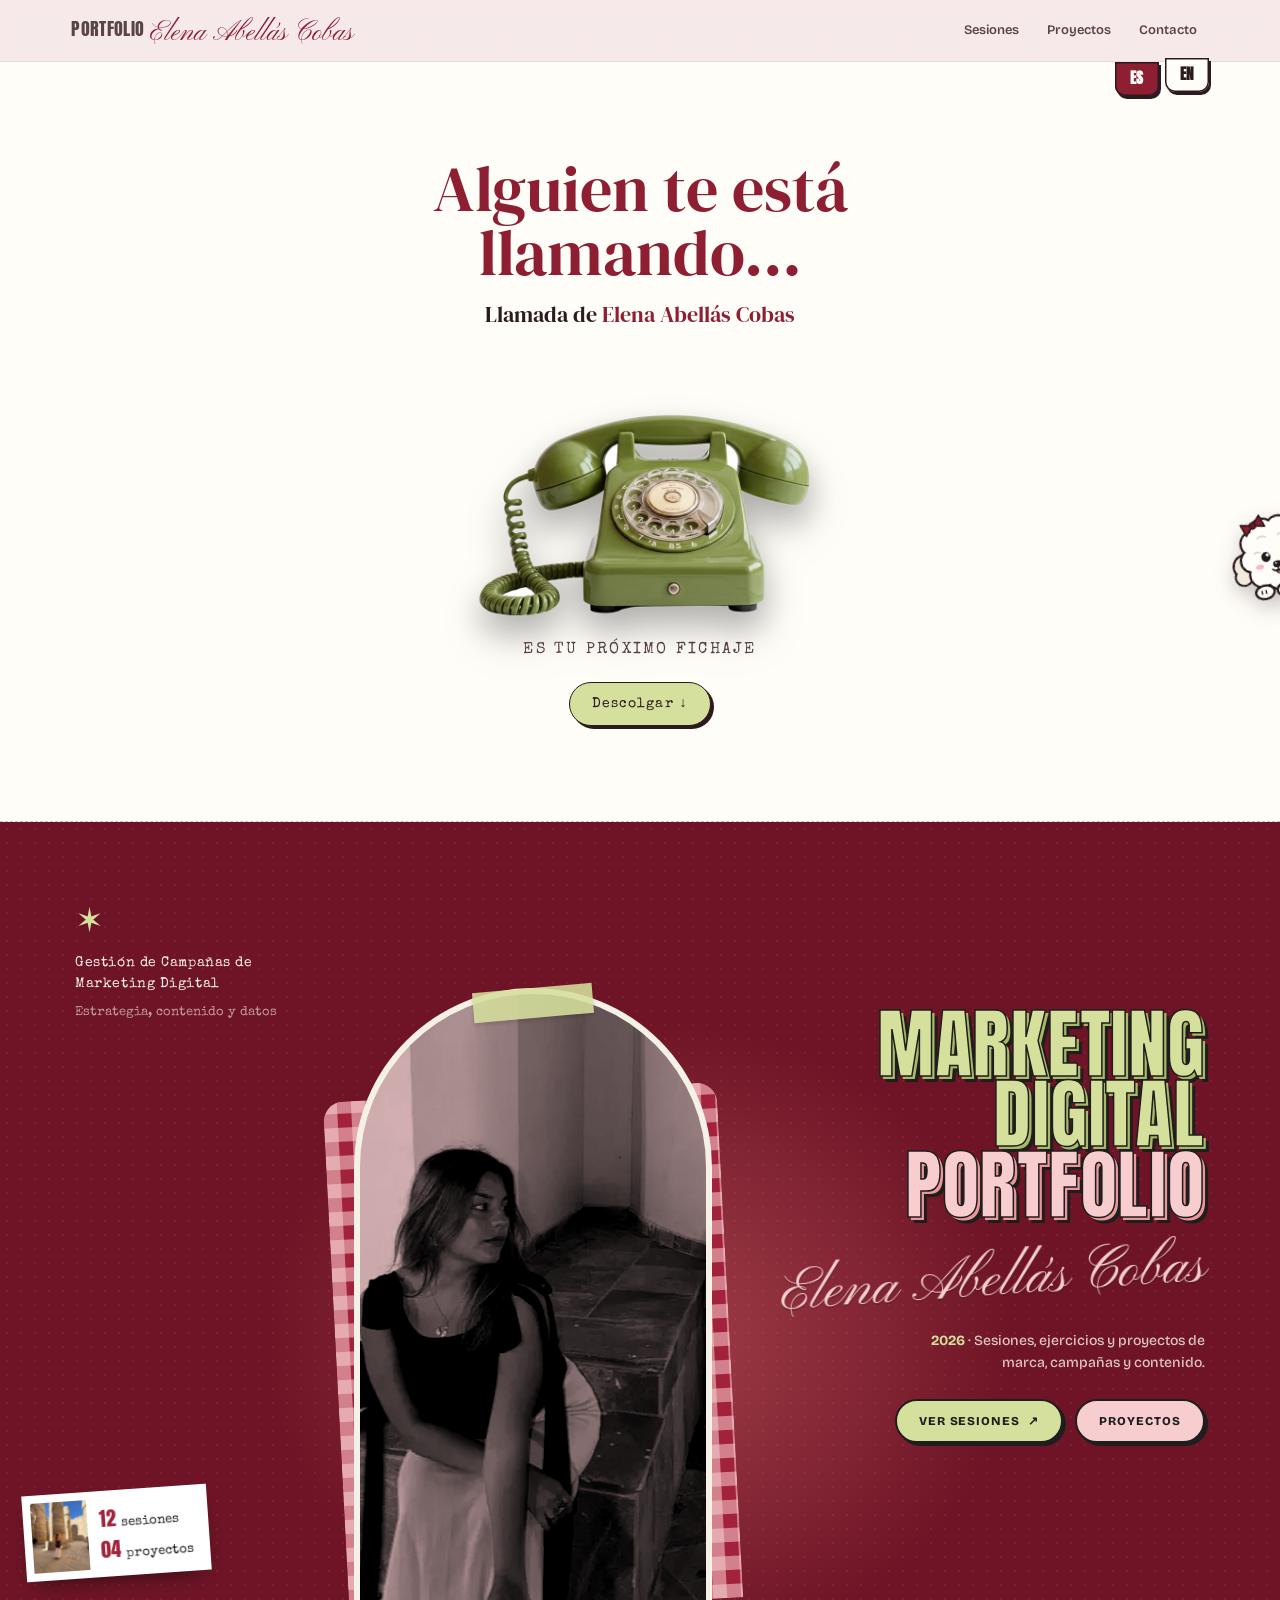
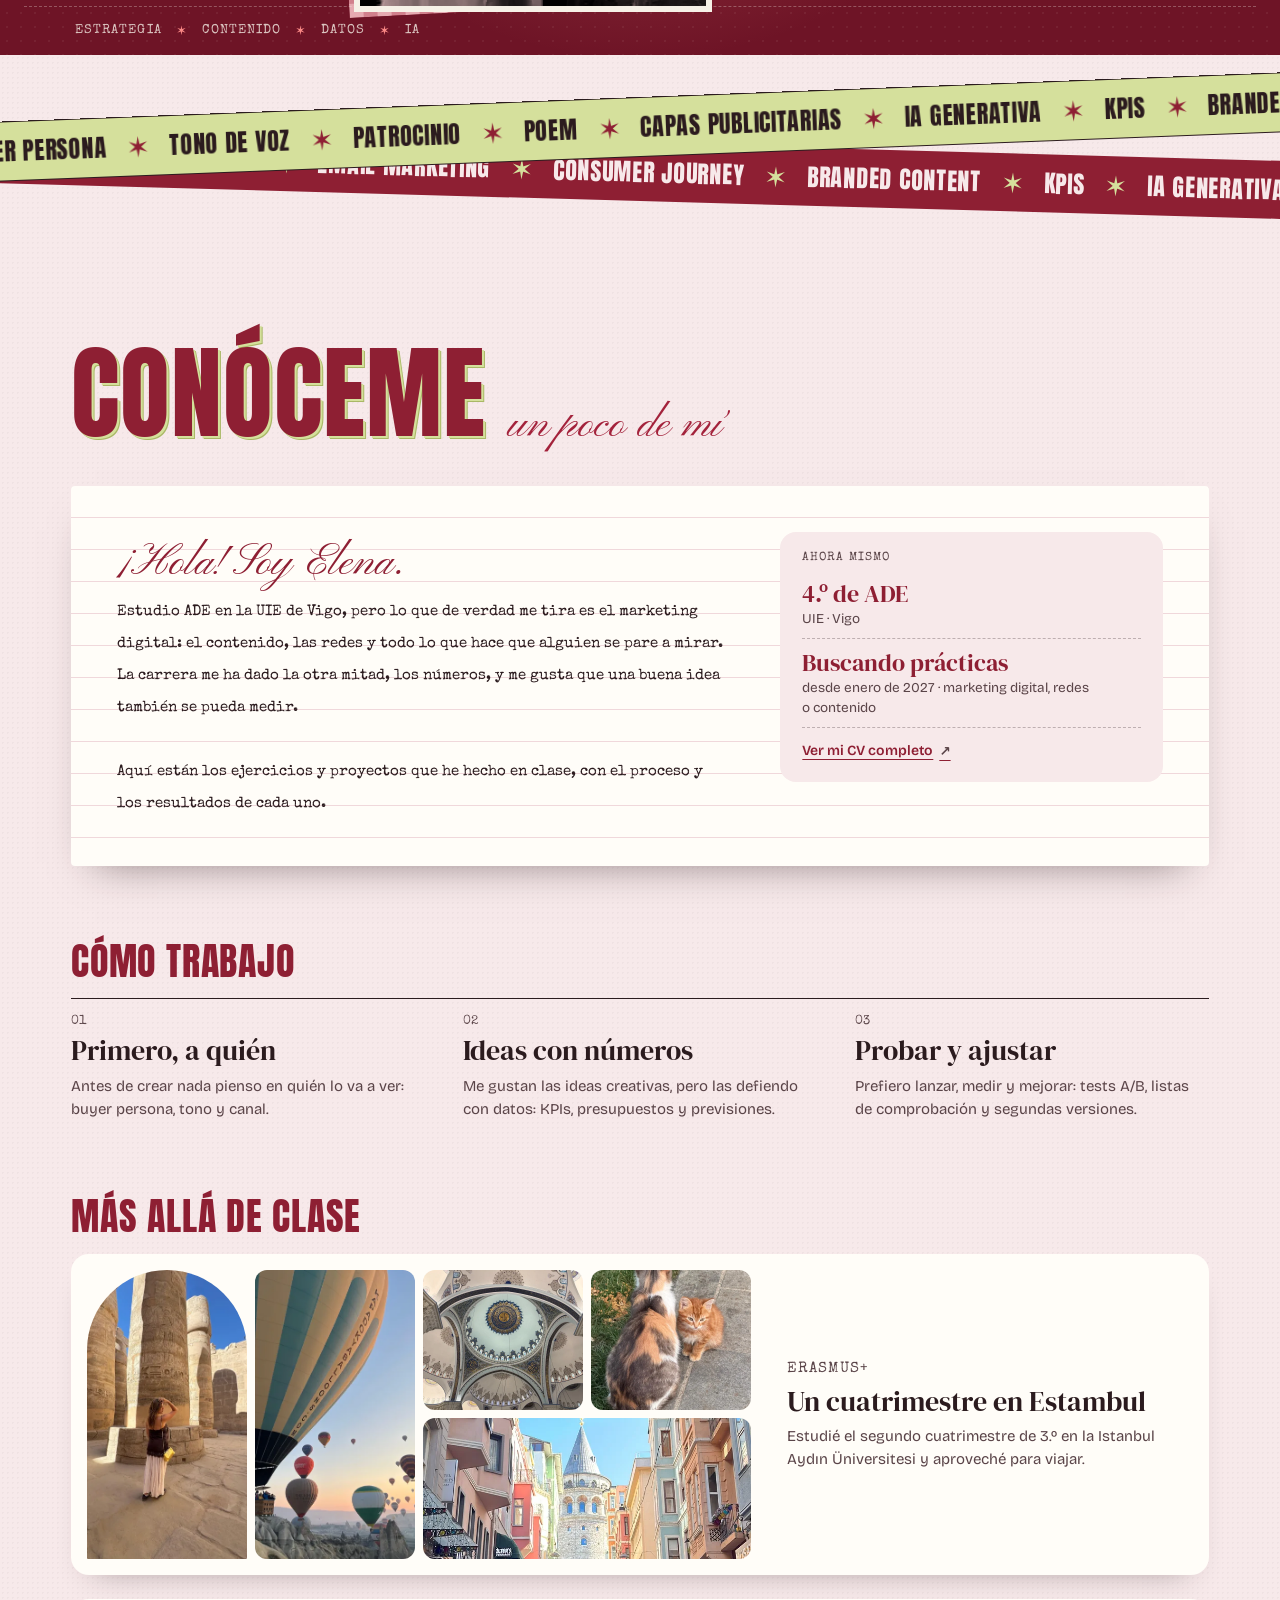
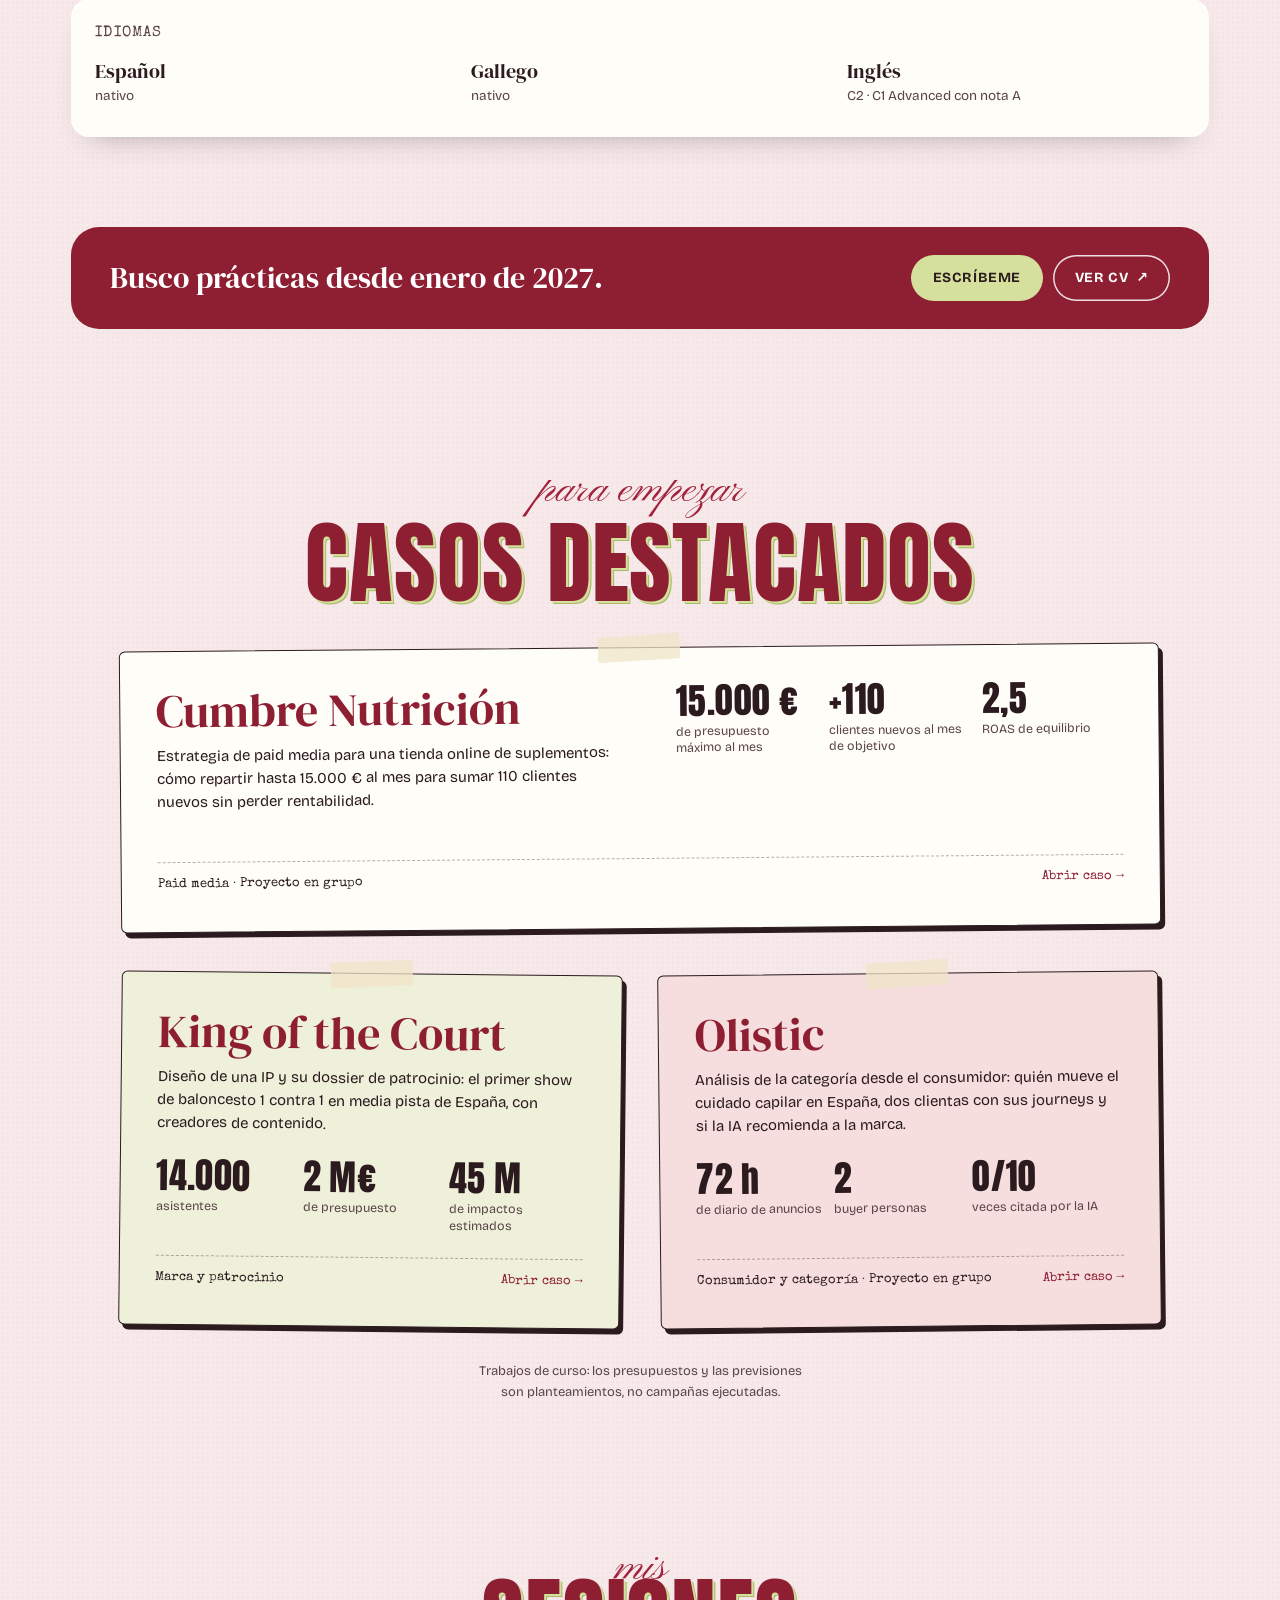
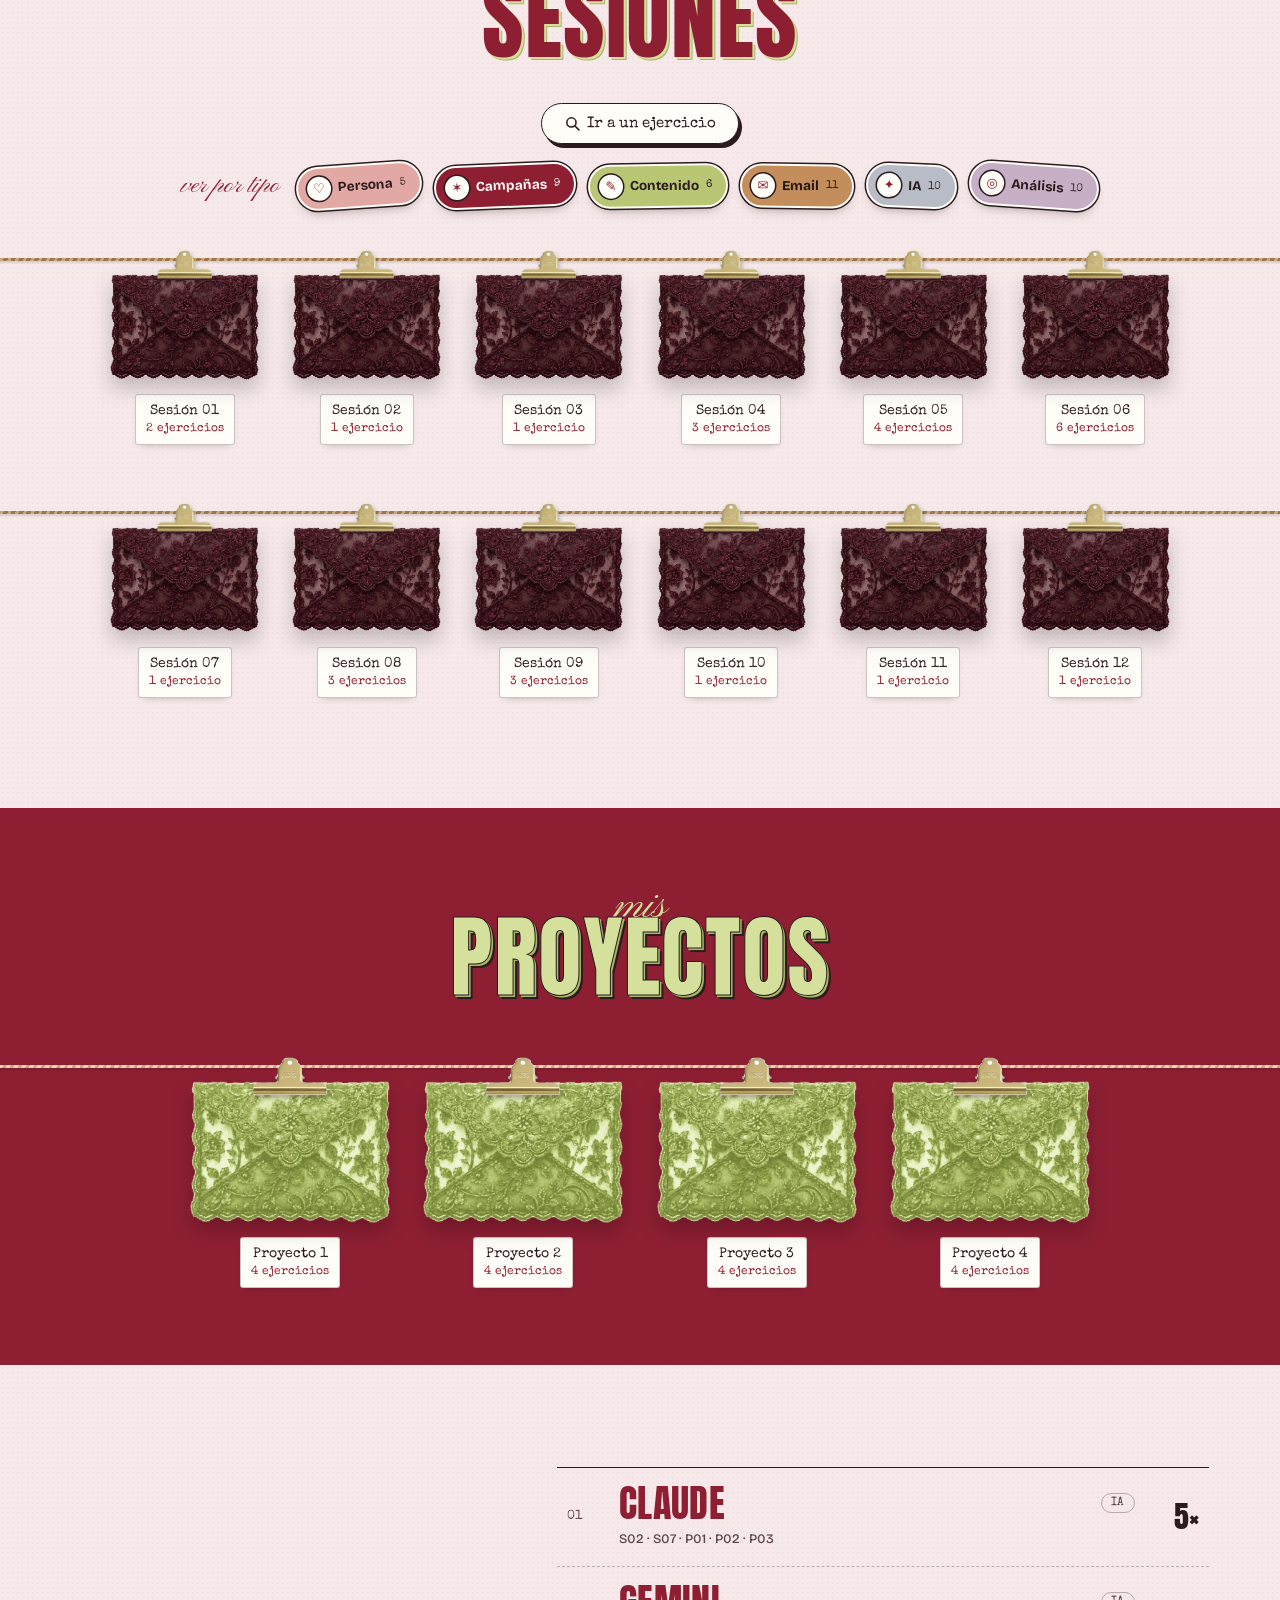
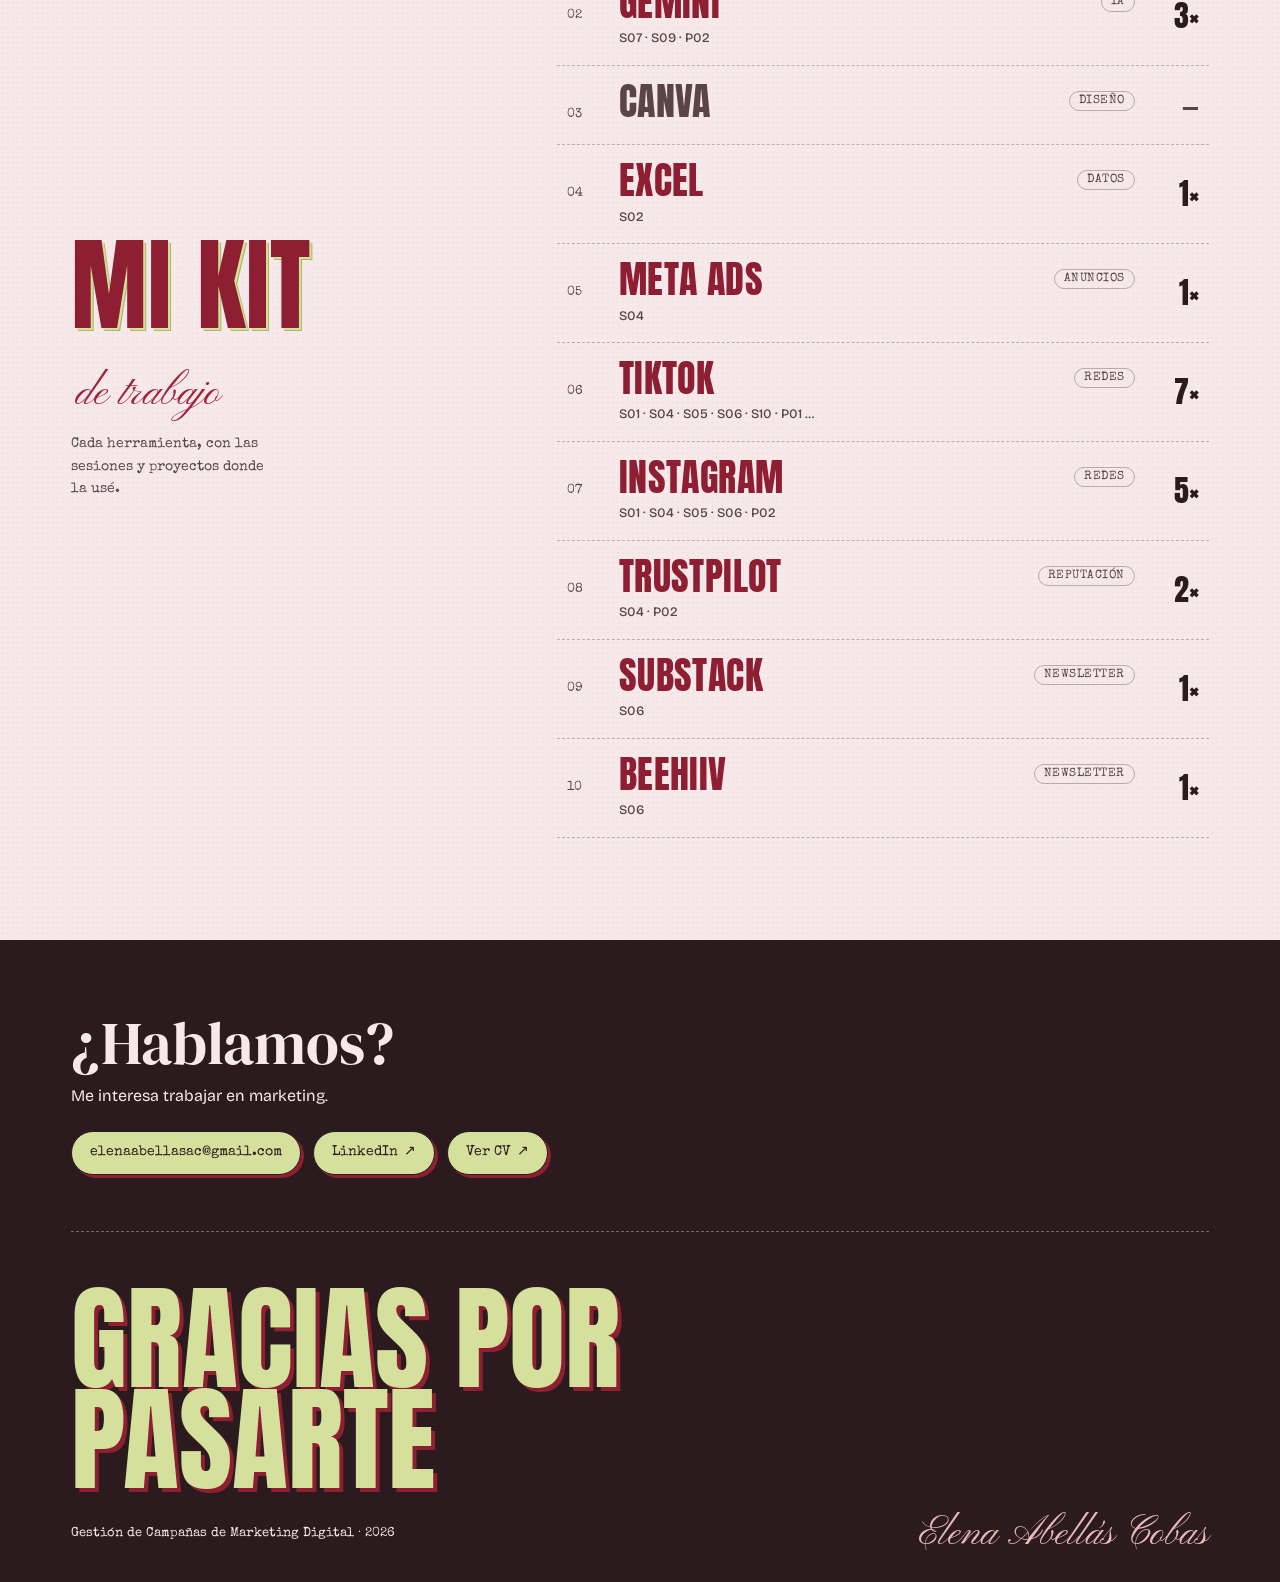
<file: index.html>
<!doctype html><html lang="es"><head><meta charset="utf-8"><meta name="viewport" content="width=device-width,initial-scale=1"><title>Elena Abellás Cobas · Portafolio de marketing digital</title><meta name="description" content="Portafolio de marketing digital de Elena Abellás Cobas: sesiones, ejercicios y proyectos de Gestión de Campañas de Marketing Digital (4.º ADE, UIE)."><meta property="og:type" content="website"><meta property="og:url" content="https://elenaabellas.github.io/portfolio-elenaabellas/"><meta property="og:title" content="Elena Abellás Cobas · Portafolio de marketing digital"><meta property="og:description" content="Portafolio de marketing digital de Elena Abellás Cobas: sesiones, ejercicios y proyectos de Gestión de Campañas de Marketing Digital (4.º ADE, UIE)."><meta property="og:image" content="https://elenaabellas.github.io/portfolio-elenaabellas/og-image.jpg"><meta property="og:image:width" content="1200"><meta property="og:image:height" content="627"><meta property="og:image:alt" content="Marketing digital · Elena Abellás Cobas"><meta property="og:locale" content="es_ES"><meta name="twitter:card" content="summary_large_image"><meta name="author" content="Elena Abellás Cobas"><script>location.replace("portafolio.html"+location.hash)</script><style>body{margin:0;min-height:100vh;display:grid;place-items:center;background:#6E1426;color:#F7CDCF;font:16px system-ui,sans-serif}a{color:#D5E09C}</style></head><body><p>Abriendo el portafolio… <a href="portafolio.html">entrar</a></p></body></html>
</file>
